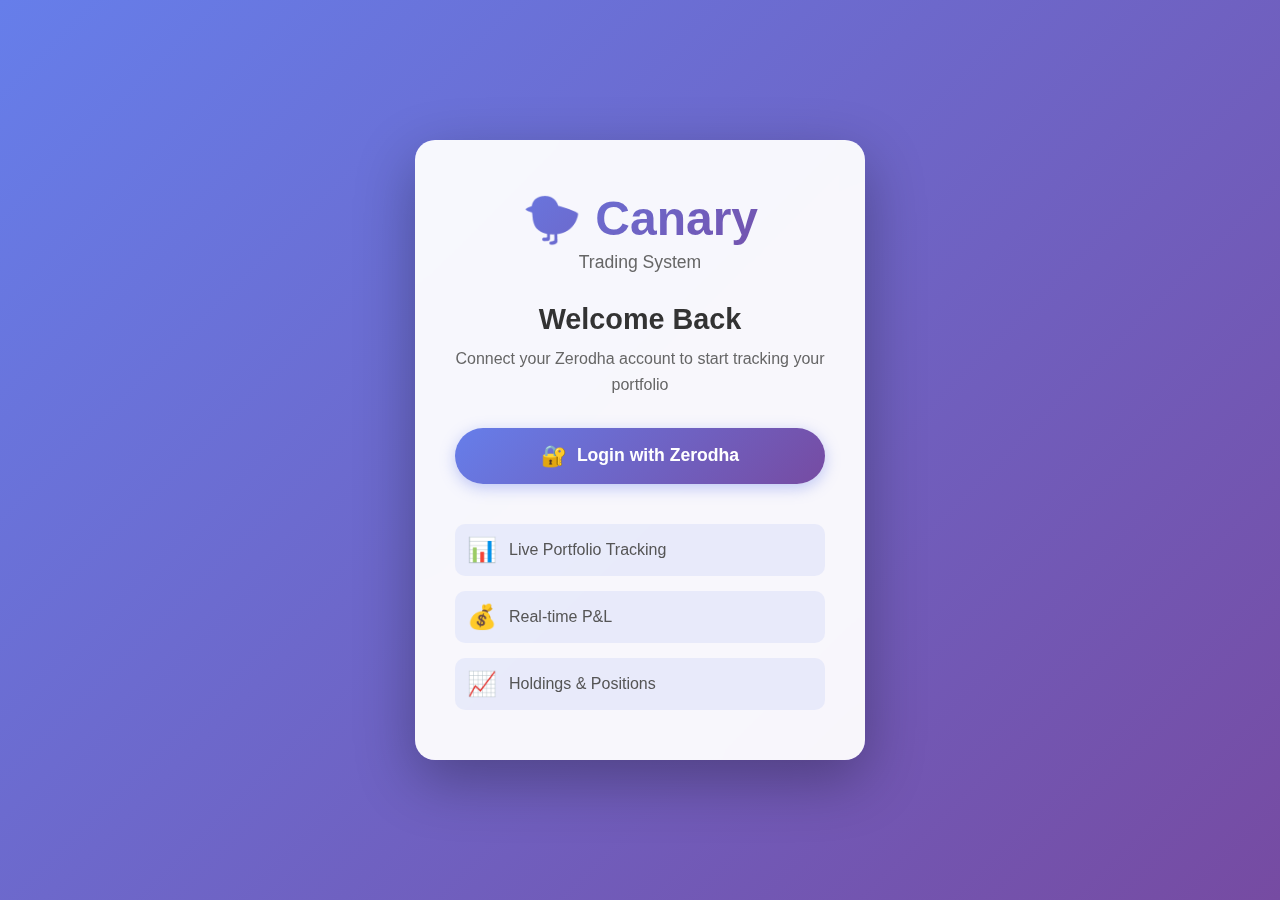
<file: index.html>
<!DOCTYPE html>
<html lang="en">
<head>
    <meta charset="UTF-8">
    <meta name="viewport" content="width=device-width, initial-scale=1.0">
    <title>Canary Trading System - Login</title>
    <link rel="stylesheet" href="css/styles.css">
</head>
<body>
    <div class="container">
        <div class="login-card">
            <div class="logo">
                <h1>🐤 Canary</h1>
                <p class="tagline">Trading System</p>
            </div>
            
            <div class="welcome-text">
                <h2>Welcome Back</h2>
                <p>Connect your Zerodha account to start tracking your portfolio</p>
            </div>
            
            <button class="login-btn" onclick="loginWithZerodha()">
                <span class="btn-icon">🔐</span>
                Login with Zerodha
            </button>
            
            <div class="features">
                <div class="feature">
                    <span class="feature-icon">📊</span>
                    <span>Live Portfolio Tracking</span>
                </div>
                <div class="feature">
                    <span class="feature-icon">💰</span>
                    <span>Real-time P&L</span>
                </div>
                <div class="feature">
                    <span class="feature-icon">📈</span>
                    <span>Holdings & Positions</span>
                </div>
            </div>
        </div>
    </div>
    
    <script>
        const API_BASE_URL = 'http://localhost:8000';
        
        function loginWithZerodha() {
            // Redirect to backend login endpoint which will redirect to Zerodha
            window.location.href = `${API_BASE_URL}/kite-login`;
        }
    </script>
</body>
</html>
</file>
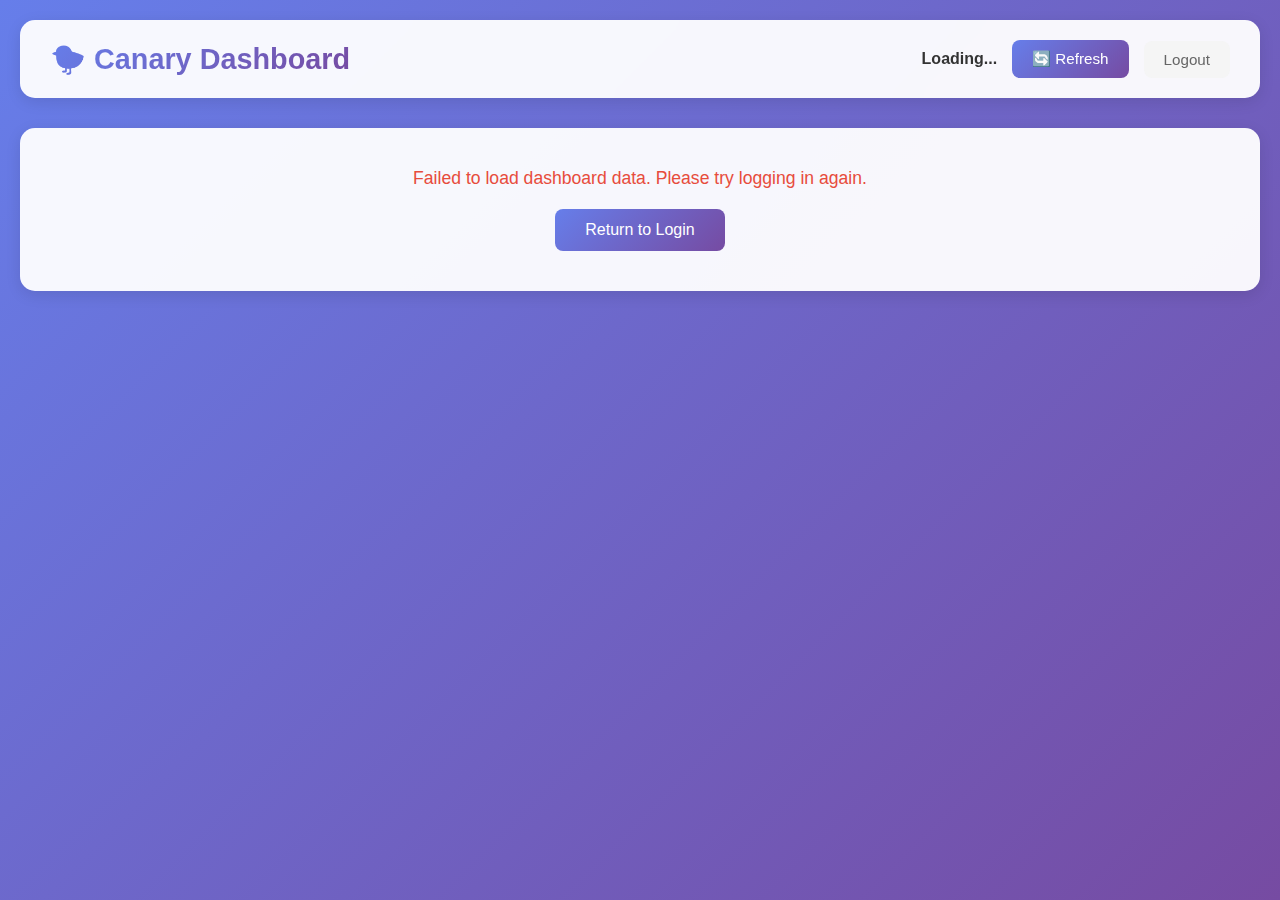
<file: dashboard.html>
<!DOCTYPE html>
<html lang="en">

<head>
    <meta charset="UTF-8">
    <meta name="viewport" content="width=device-width, initial-scale=1.0">
    <title>Dashboard - Canary Trading System</title>
    <link rel="stylesheet" href="css/styles.css">
</head>

<body>
    <div class="dashboard-container">
        <!-- Header -->
        <header class="dashboard-header">
            <div class="header-left">
                <h1>🐤 Canary Dashboard</h1>
            </div>
            <div class="header-right">
                <span id="user-name" class="user-name">Loading...</span>
                <button class="refresh-btn" onclick="refreshData()">🔄 Refresh</button>
                <button class="logout-btn" onclick="logout()">Logout</button>
            </div>
        </header>

        <!-- Loading State -->
        <div id="loading" class="loading">
            <div class="spinner"></div>
            <p>Loading your portfolio...</p>
        </div>

        <!-- Error State -->
        <div id="error" class="error-message" style="display: none;">
            <p id="error-text"></p>
            <button onclick="window.location.href='index.html'">Return to Login</button>
        </div>

        <!-- Main Content -->
        <main id="main-content" style="display: none;">
            <!-- Portfolio Summary -->
            <section class="summary-section">
                <div class="summary-card">
                    <div class="card-icon">💼</div>
                    <div class="card-content">
                        <h3>Total Portfolio Value</h3>
                        <p class="value" id="total-value">₹0.00</p>
                    </div>
                </div>

                <div class="summary-card">
                    <div class="card-icon">📊</div>
                    <div class="card-content">
                        <h3>Total P&L</h3>
                        <p class="value" id="total-pnl">₹0.00</p>
                    </div>
                </div>

                <div class="summary-card">
                    <div class="card-icon">📈</div>
                    <div class="card-content">
                        <h3>Holdings</h3>
                        <p class="value" id="holdings-count">0</p>
                    </div>
                </div>

                <div class="summary-card">
                    <div class="card-icon">⚡</div>
                    <div class="card-content">
                        <h3>Positions</h3>
                        <p class="value" id="positions-count">0</p>
                    </div>
                </div>
            </section>

            <!-- Holdings Section -->
            <section class="data-section">
                <h2>📊 Holdings</h2>
                <div class="table-container">
                    <table id="holdings-table">
                        <thead>
                            <tr>
                                <th>Symbol</th>
                                <th>Quantity</th>
                                <th>Avg Price</th>
                                <th>Last Price</th>
                                <th>Current Value</th>
                                <th>P&L</th>
                            </tr>
                        </thead>
                        <tbody id="holdings-body">
                            <tr>
                                <td colspan="6" class="no-data">No holdings found</td>
                            </tr>
                        </tbody>
                    </table>
                </div>
            </section>

            <!-- Positions Section -->
            <section class="data-section">
                <h2>⚡ Positions</h2>
                <div class="table-container">
                    <table id="positions-table">
                        <thead>
                            <tr>
                                <th>Symbol</th>
                                <th>Quantity</th>
                                <th>Avg Price</th>
                                <th>Last Price</th>
                                <th>P&L</th>
                            </tr>
                        </thead>
                        <tbody id="positions-body">
                            <tr>
                                <td colspan="5" class="no-data">No positions found</td>
                            </tr>
                        </tbody>
                    </table>
                </div>
            </section>
        </main>
    </div>

    <script src="js/api.js"></script>
    <script src="js/dashboard.js"></script>
</body>

</html>
</file>
<file: css/styles.css>
/* Reset and Base Styles */
* {
    margin: 0;
    padding: 0;
    box-sizing: border-box;
}

body {
    font-family: 'Segoe UI', Tahoma, Geneva, Verdana, sans-serif;
    background: linear-gradient(135deg, #667eea 0%, #764ba2 100%);
    min-height: 100vh;
    color: #333;
}

/* Login Page Styles */
.container {
    display: flex;
    justify-content: center;
    align-items: center;
    min-height: 100vh;
    padding: 20px;
}

.login-card {
    background: rgba(255, 255, 255, 0.95);
    backdrop-filter: blur(10px);
    border-radius: 20px;
    padding: 50px 40px;
    box-shadow: 0 20px 60px rgba(0, 0, 0, 0.3);
    max-width: 450px;
    width: 100%;
    text-align: center;
    animation: fadeIn 0.5s ease-in;
}

@keyframes fadeIn {
    from {
        opacity: 0;
        transform: translateY(20px);
    }
    to {
        opacity: 1;
        transform: translateY(0);
    }
}

.logo h1 {
    font-size: 3rem;
    margin-bottom: 5px;
    background: linear-gradient(135deg, #667eea 0%, #764ba2 100%);
    -webkit-background-clip: text;
    -webkit-text-fill-color: transparent;
    background-clip: text;
}

.tagline {
    font-size: 1.1rem;
    color: #666;
    margin-bottom: 30px;
}

.welcome-text h2 {
    font-size: 1.8rem;
    margin-bottom: 10px;
    color: #333;
}

.welcome-text p {
    color: #666;
    margin-bottom: 30px;
    line-height: 1.6;
}

.login-btn {
    background: linear-gradient(135deg, #667eea 0%, #764ba2 100%);
    color: white;
    border: none;
    padding: 16px 40px;
    font-size: 1.1rem;
    border-radius: 50px;
    cursor: pointer;
    transition: all 0.3s ease;
    box-shadow: 0 4px 15px rgba(102, 126, 234, 0.4);
    width: 100%;
    display: flex;
    align-items: center;
    justify-content: center;
    gap: 10px;
    font-weight: 600;
}

.login-btn:hover {
    transform: translateY(-2px);
    box-shadow: 0 6px 20px rgba(102, 126, 234, 0.6);
}

.login-btn:active {
    transform: translateY(0);
}

.btn-icon {
    font-size: 1.3rem;
}

.features {
    margin-top: 40px;
    display: flex;
    flex-direction: column;
    gap: 15px;
}

.feature {
    display: flex;
    align-items: center;
    gap: 12px;
    padding: 12px;
    background: rgba(102, 126, 234, 0.1);
    border-radius: 10px;
    color: #555;
}

.feature-icon {
    font-size: 1.5rem;
}

/* Dashboard Styles */
.dashboard-container {
    max-width: 1400px;
    margin: 0 auto;
    padding: 20px;
}

.dashboard-header {
    background: rgba(255, 255, 255, 0.95);
    backdrop-filter: blur(10px);
    border-radius: 15px;
    padding: 20px 30px;
    margin-bottom: 30px;
    display: flex;
    justify-content: space-between;
    align-items: center;
    box-shadow: 0 4px 15px rgba(0, 0, 0, 0.1);
}

.header-left h1 {
    font-size: 1.8rem;
    background: linear-gradient(135deg, #667eea 0%, #764ba2 100%);
    -webkit-background-clip: text;
    -webkit-text-fill-color: transparent;
    background-clip: text;
}

.header-right {
    display: flex;
    gap: 15px;
    align-items: center;
}

.user-name {
    font-weight: 600;
    color: #333;
}

.refresh-btn, .logout-btn {
    padding: 10px 20px;
    border: none;
    border-radius: 8px;
    cursor: pointer;
    font-size: 0.95rem;
    transition: all 0.3s ease;
    font-weight: 500;
}

.refresh-btn {
    background: linear-gradient(135deg, #667eea 0%, #764ba2 100%);
    color: white;
}

.refresh-btn:hover {
    transform: translateY(-2px);
    box-shadow: 0 4px 12px rgba(102, 126, 234, 0.4);
}

.logout-btn {
    background: #f5f5f5;
    color: #666;
}

.logout-btn:hover {
    background: #e0e0e0;
}

/* Loading State */
.loading {
    text-align: center;
    padding: 60px 20px;
    background: rgba(255, 255, 255, 0.95);
    border-radius: 15px;
    box-shadow: 0 4px 15px rgba(0, 0, 0, 0.1);
}

.spinner {
    border: 4px solid #f3f3f3;
    border-top: 4px solid #667eea;
    border-radius: 50%;
    width: 50px;
    height: 50px;
    animation: spin 1s linear infinite;
    margin: 0 auto 20px;
}

@keyframes spin {
    0% { transform: rotate(0deg); }
    100% { transform: rotate(360deg); }
}

/* Error State */
.error-message {
    background: rgba(255, 255, 255, 0.95);
    border-radius: 15px;
    padding: 40px;
    text-align: center;
    box-shadow: 0 4px 15px rgba(0, 0, 0, 0.1);
}

.error-message p {
    color: #e74c3c;
    font-size: 1.1rem;
    margin-bottom: 20px;
}

.error-message button {
    background: linear-gradient(135deg, #667eea 0%, #764ba2 100%);
    color: white;
    border: none;
    padding: 12px 30px;
    border-radius: 8px;
    cursor: pointer;
    font-size: 1rem;
}

/* Summary Section */
.summary-section {
    display: grid;
    grid-template-columns: repeat(auto-fit, minmax(250px, 1fr));
    gap: 20px;
    margin-bottom: 30px;
}

.summary-card {
    background: rgba(255, 255, 255, 0.95);
    backdrop-filter: blur(10px);
    border-radius: 15px;
    padding: 25px;
    box-shadow: 0 4px 15px rgba(0, 0, 0, 0.1);
    display: flex;
    align-items: center;
    gap: 20px;
    transition: transform 0.3s ease;
}

.summary-card:hover {
    transform: translateY(-5px);
}

.card-icon {
    font-size: 2.5rem;
}

.card-content h3 {
    font-size: 0.9rem;
    color: #666;
    margin-bottom: 8px;
    font-weight: 500;
}

.card-content .value {
    font-size: 1.8rem;
    font-weight: 700;
    color: #333;
}

/* Data Section */
.data-section {
    background: rgba(255, 255, 255, 0.95);
    backdrop-filter: blur(10px);
    border-radius: 15px;
    padding: 25px;
    margin-bottom: 30px;
    box-shadow: 0 4px 15px rgba(0, 0, 0, 0.1);
}

.data-section h2 {
    margin-bottom: 20px;
    color: #333;
    font-size: 1.5rem;
}

.table-container {
    overflow-x: auto;
}

table {
    width: 100%;
    border-collapse: collapse;
}

thead {
    background: linear-gradient(135deg, #667eea 0%, #764ba2 100%);
    color: white;
}

th {
    padding: 15px;
    text-align: left;
    font-weight: 600;
}

tbody tr {
    border-bottom: 1px solid #eee;
    transition: background 0.2s ease;
}

tbody tr:hover {
    background: rgba(102, 126, 234, 0.05);
}

td {
    padding: 15px;
    color: #555;
}

.no-data {
    text-align: center;
    color: #999;
    padding: 30px !important;
}

.positive {
    color: #27ae60;
    font-weight: 600;
}

.negative {
    color: #e74c3c;
    font-weight: 600;
}

/* Responsive Design */
@media (max-width: 768px) {
    .dashboard-header {
        flex-direction: column;
        gap: 15px;
        text-align: center;
    }
    
    .header-right {
        flex-direction: column;
        width: 100%;
    }
    
    .refresh-btn, .logout-btn {
        width: 100%;
    }
    
    .summary-section {
        grid-template-columns: 1fr;
    }
    
    table {
        font-size: 0.9rem;
    }
    
    th, td {
        padding: 10px;
    }
}
</file>
